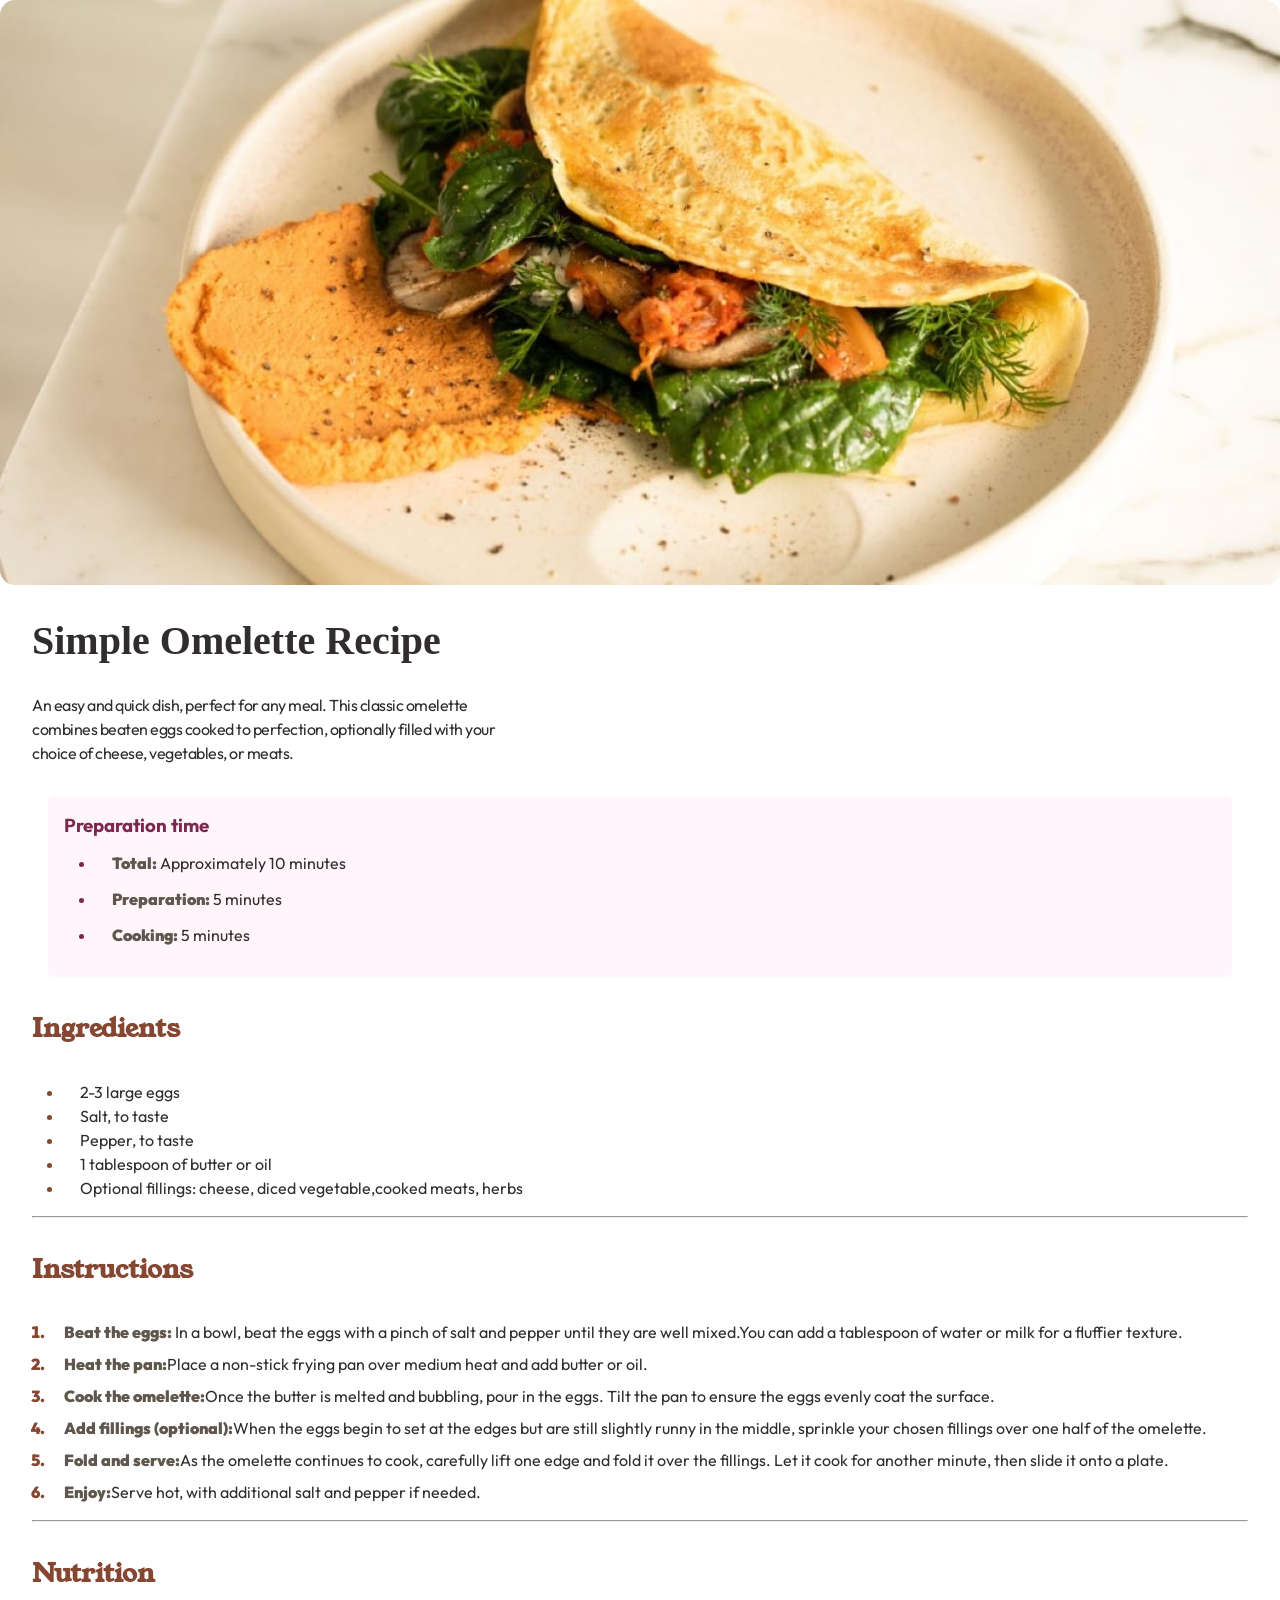
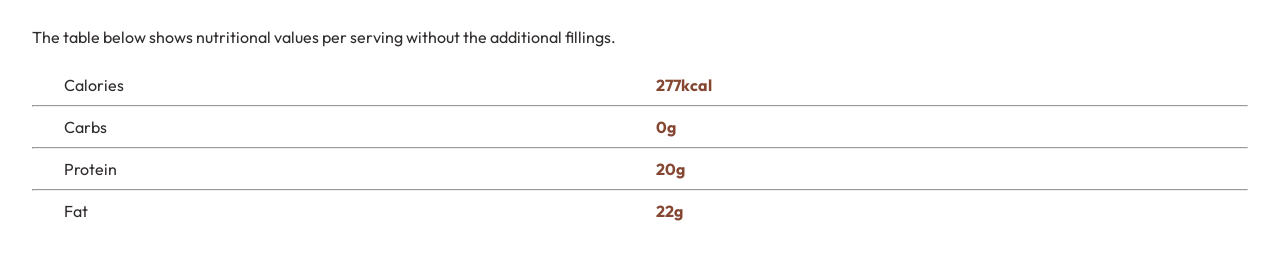
<file: index.html>
<!DOCTYPE html>
<html lang="en">
<head>
  <meta charset="UTF-8">
  <meta name="viewport" content="width=device-width, initial-scale=1.0"> <!-- displays site properly based on user's device -->

  <link rel="icon" type="image/png" sizes="32x32" href="./assets/images/favicon-32x32.png">
  
  <!-- Font-styles -->
  
  <link rel="preconnect" href="https://fonts.googleapis.com">
  <link rel="preconnect" href="https://fonts.gstatic.com" crossorigin>
  <link href="https://fonts.googleapis.com/css2?family=Young+Serif&display=swap" rel="stylesheet">

<link rel="preconnect" href="https://fonts.googleapis.com">
<link rel="preconnect" href="https://fonts.gstatic.com" crossorigin>
<link href="https://fonts.googleapis.com/css2?family=Outfit:wght@100&display=swap" rel="stylesheet">
  
  <title>Frontend Mentor | Recipe page</title>
  <link rel="stylesheet" href="global.css">
  <link rel="stylesheet" href="header.css">
  <link rel="stylesheet" href="prep-time.css">
  <link rel="stylesheet" href="ingredient.css">
  <link rel="stylesheet" href="nutrition.css">
  <link rel="stylesheet" href="instruction.css">
  <link rel="stylesheet" href="utility.css">

  <!-- Feel free to remove these styles or customise in your own stylesheet 👍 -->
</head> 
<body>
   <section class="desktop-view">
<header class="header">
   <img src="image-omelette.jpeg" alt="" />
    <section class="hero container">
    <h1 class="hero-title">
    Simple Omelette Recipe
    </h1>
    <p class="hero-desc text">An easy and quick dish, perfect for any meal. This classic omelette combines beaten eggs cooked 
  to perfection, optionally filled with your choice of cheese, vegetables, or meats.</p>
     </section>
</header>
  
       <main> 
       <section class="prep-time">
         <h3 class="prep">Preparation time</h3> 
         <ul class="text">
           <li><span class="prep-desc text"><b>Total:</b> Approximately 10 minutes</span></li>
           <li><span class="prep-desc text"><b>Preparation:</b> 5 minutes</span></li>
           <li><span class="prep-desc text"><b>Cooking:</b> 5 minutes</span></li>
         </ul>
       </section>
       
       <section class="ingredients container">
        <h2 class="title">Ingredients</h2>
          <ul class="text">
             <li><span class="ingredient-desc text">2-3 large eggs</span></li>
             <li><span class="ingredient-desc text">Salt, to taste</span></li>
             <li><span class="ingredient-desc text">Pepper, to taste</span></li>
             <li><span class="ingredient-desc text">1 tablespoon of butter or oil</span></li>
             <li><span class="ingredient-desc text">Optional fillings: cheese, diced vegetable,cooked meats, herbs</span></li>
          </ul>
          <hr>
       </section>
       <section class="instruction container">
          <h2 class="title">Instructions</h2>
          <ol class="text">
             <li><article class="text"><span class="instruction-desc"><b>Beat the eggs:</b> In a bowl, beat the eggs with a pinch of salt and pepper until they are well mixed.You can add a tablespoon of water or milk for a fluffier texture.</span></article></li>
             <li><article class="text"><span class="instruction-desc"><b>Heat the pan:</b>Place a non-stick frying pan over medium heat and add butter or oil.</span></article></li>
             <li><article class="text"><span class="instruction-desc"><b>Cook the omelette:</b>Once the butter is melted and bubbling, pour in the eggs. Tilt the pan to ensure 
               the eggs evenly coat the surface.</span></article></li>
            <li><article class="text"><span class="instruction-desc"><b>Add fillings (optional):</b>When the eggs begin to set at the edges but are still slightly runny in the middle, sprinkle your chosen fillings over one half of the omelette.
            </span></article></li>
            <li><article class="text"><span class="instruction-desc"><b>Fold and serve:</b>As the omelette continues to cook, carefully lift one edge and fold it over the 
               fillings. Let it cook for another minute, then slide it onto a plate.</span></article></li>
               <li><article class="text"><span class="instruction-desc"><b>Enjoy:</b>Serve hot, with additional salt and pepper if needed.</span></article></li>
            </ol>
            <hr>
         </section>
         
         <section class="nutrition container">
            <h2 class="nutrition title">Nutrition</h2>
            <div class="nutrition-desc text">
               <p class="text">The table below shows nutritional values per serving without the additional fillings.</p>
               <div class="calories">
                  <span class="text">Calories</span><span>277kcal</span>
               </div>
               <hr>
               <div class="carbs">
                  <span class="text">Carbs</span><span>0g</span>
                  
               </div>
               <hr>
               <div class="protein">
                  <span class="text">Protein</span><span>20g</span>
                  
               </div>
               <hr>
               <div class="fat">
                  <span class="text">Fat</span><span>22g</span>
                  
               </div>
            </div> 
         </section> 
      </main>
   </section>
</body>
</html>
</file>
<file: global.css>
*,*::before,*::after{
   box-sizing:border-box;
}

*{
   margin:0;
   padding:0;
}
</file>
<file: header.css>
.header img{
   width:100vw;
   object-fit:cover;
   border-radius: 15px;
}

.hero-title{
font-size:2.5rem;
line-height:1;
color: var(--Dark-Charcoal)
}

.hero-desc{
   max-width:45ch;
   margin:2rem 0;
   letter-spacing:-0.5px;
   font-weight: 400;
}

@media (min-width:1440px){
   .hero-desc{
      /* border: 2px solid red; */
      max-width: 100ch;
   }

   .header img{
      width:100%;
      object-fit:cover;
border-radius: 15px;
   }
}
</file>
<file: prep-time.css>
.prep-time{
   background-color: var(--Rose-White);
   margin:0 3rem;
   padding:1rem 3rem 1rem 1rem;
   padding-top:1rem;
   /* color:var(--Dark-Raspberry); */
   border-radius:5px;
}

.prep{
   margin-bottom: 1rem;
   color:var(--Dark-Raspberry);
   font-family: 'Outfit', sans-serif;
}

.prep-time ul{
   padding-left:2rem;
   color:var(--Dark-Raspberry);
}
.prep-time ul li{
   padding-bottom: 1rem;
   padding-left:1rem;
   color:var(--Dark-Raspberry);
}

.prep-desc{
   color:var(--Wenge-Brown);
}

.prep-desc b{
   /* color:blue; */
   font-weight:900;
   color:var(--Wenge-Brown);
}
</file>
<file: ingredient.css>
.ingredients h2{
    font-weight: 600;
}

.ingredients ul{
    color: var(--Nutmeg);
    padding-left: 2rem;
    padding-bottom: 1rem;
}

.ingredients ul li{
    padding-left: 1rem;
}

.ingredient-desc{
    color:var(--Wenge-Brown);
}
</file>
<file: nutrition.css>
.nutrition-desc{
   /* border: 2px solid red; */
}

.nutrition-desc p{
   padding-bottom:1rem;
}

.nutrition-desc div{
   display:flex;
   padding:0.5rem 0;
}

.nutrition-desc div span:nth-of-type(1){
   padding-left:2rem;
   flex:1;
}
.nutrition-desc div span:nth-of-type(2){
   color:var(--Nutmeg);
   text-align: left;
   /* border: 3px solid yellow; */
   flex:1;
   font-weight:bolder;
}
</file>
<file: instruction.css>
.instruction .text{
    color:var(--Nutmeg);
    font-size:1rem;
    padding-left: 1rem;
    padding-bottom: 0.5rem;
}

.text li::marker{
    font-weight: 900;
}

.instruction ol li b{
    font-weight: 900;
    color: var(--Wenge-Brown);
    
}

.instruction-desc{
    color:var(--Dark-Charcoal);
}
</file>
<file: utility.css>
.container{
   width:100%;
   padding-inline: 2rem;
   line-height:1.5;
   margin:2rem auto;
}

body{
   font-size:16px;
}

.title{
   font-family: 'Young Serif', serif;
   font-weight: 600;
   color: var(--Nutmeg);
   font-size:1.6rem;
   margin:2rem 0;
}

.text{
   font-family: 'Outfit', sans-serif;
   font-weight: 400;
   color:var(--Dark-Charcoal);
}


:root{
   /* PRIMARY */
   --Nutmeg: hsl(14, 45%, 36%);
   --Dark-Raspberry: hsl(332, 51%, 32%);

   /* NEUTRAL */

   --White: hsl(0, 0%, 100%);
   --Rose-White: hsl(330, 100%, 98%);
   --Eggshell: hsl(30, 54%, 90%);
   --Light-Grey: hsl(30, 18%, 87%);
   --Wenge-Brown: hsl(30, 10%, 34%);
   --Dark-Charcoal: hsl(24, 5%, 18%);
}

.scv{
   height:100vh;
}

@media (min-width:1440px){
  

   body{
      background-color: var(--Eggshell);
   }

   .desktop-view{
      width:50vw;
      padding:4rem;
      background-color: var(--White);
      margin:10rem auto;
      border-radius: 15px;
   }
}
</file>
